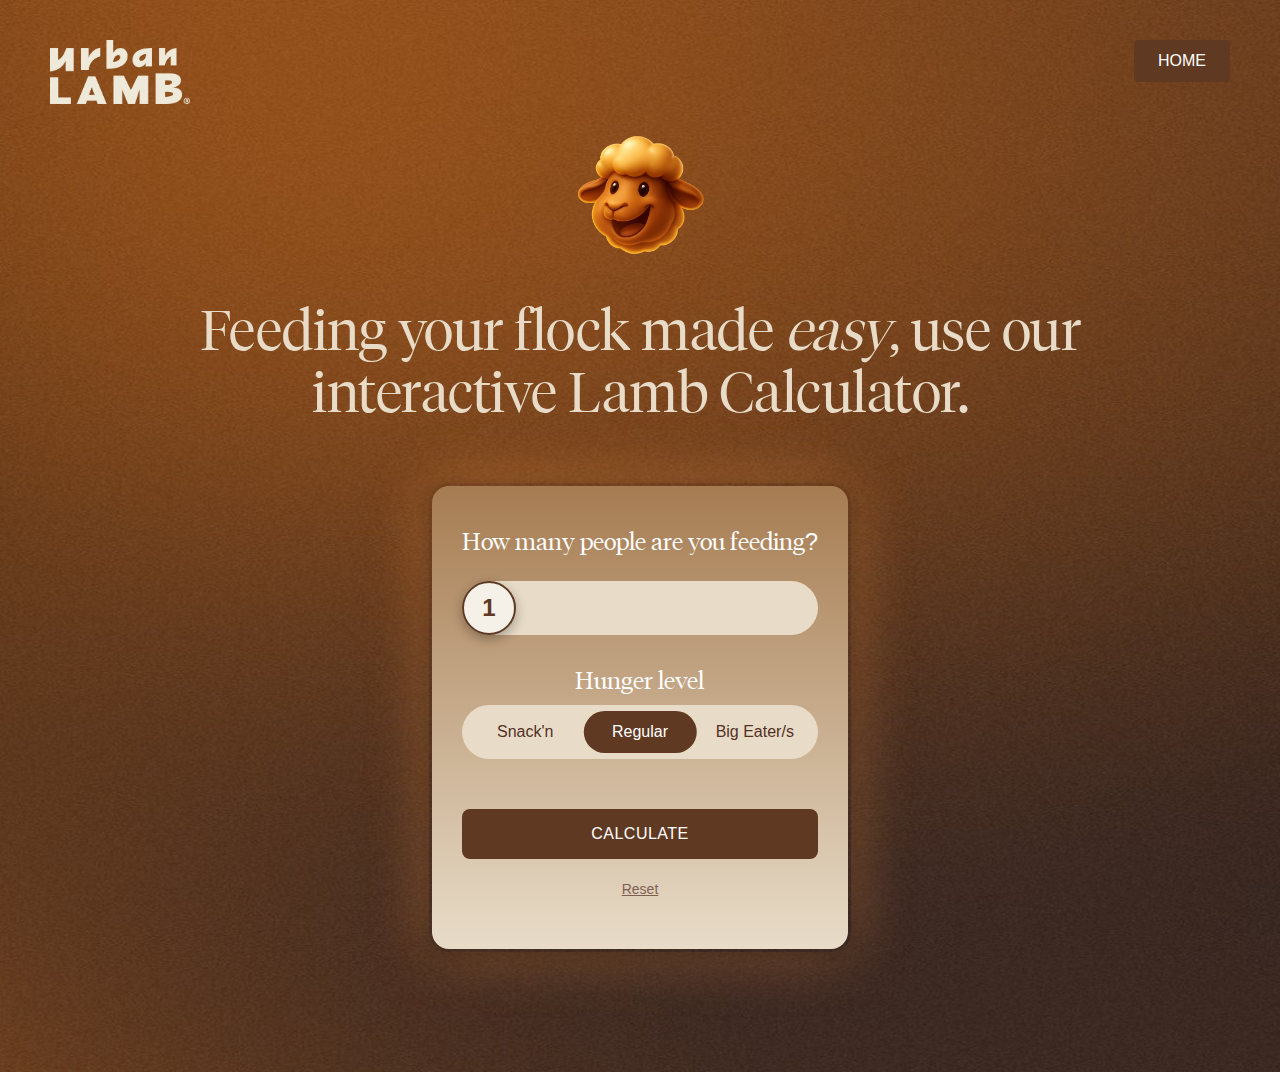
<file: index.html>
<!DOCTYPE html>
<html lang="en">
<head>
  <meta charset="UTF-8">
  <meta name="viewport" content="width=device-width, initial-scale=1.0">
  <title>Urban Lamb Calculator - Perfect Portions for Your Group</title>
  <meta name="description" content="Calculate the perfect lamb meal portions for your group with Urban Lamb's interactive calculator. Get personalized recommendations based on group size and hunger levels.">

  <!-- Open Graph / Facebook -->
  <meta property="og:type" content="website">
  <meta property="og:url" content="https://lamb-calculator.vercel.app/">
  <meta property="og:title" content="Urban Lamb Calculator - Perfect Portions for Your Group">
  <meta property="og:description" content="Calculate the perfect lamb meal portions for your group with Urban Lamb's interactive calculator.">
  <meta property="og:image" content="https://lamb-calculator.vercel.app/og-image.png">

  <!-- Twitter -->
  <meta property="twitter:card" content="summary_large_image">
  <meta property="twitter:url" content="https://lamb-calculator.vercel.app/">
  <meta property="twitter:title" content="Urban Lamb Calculator - Perfect Portions for Your Group">
  <meta property="twitter:description" content="Calculate the perfect lamb meal portions for your group with Urban Lamb's interactive calculator.">
  <meta property="twitter:image" content="https://lamb-calculator.vercel.app/og-image.png">

  <link rel="manifest" href="/manifest.json">
  <link rel="icon" type="image/png" href="mirror/3d_lamb.png">
  <style>
    * {
      margin: 0;
      padding: 0;
      box-sizing: border-box;
    }

    body {
      font-family: 'Poppins', sans-serif;
    }

    @font-face {
      font-family: 'Tiempos Headline';
      src: url('mirror/Typeface/test-tiempos-headline-regular.woff2') format('woff2');
      font-weight: normal;
      font-style: normal;
    }

    @font-face {
      font-family: 'Tiempos Fine Light';
      src: url('mirror/test-tiempos-fine-light.woff2') format('woff2');
      font-weight: normal;
      font-style: normal;
    }

    .header-logo {
      position: absolute;
      top: 40px;
      left: 50px;
      z-index: 10;
    }

    .header-logo img {
      width: 140px;
      height: auto;
      display: block;
    }

    .header-button {
      position: absolute;
      top: 40px;
      right: 50px;
      z-index: 10;
    }

    .header-button a {
      display: inline-block;
      padding: 12px 24px;
      background: #5f3921;
      color: #ffffff;
      text-decoration: none;
      border-radius: 4px;
      font-family: 'Poppins', sans-serif;
      font-size: 16px;
      font-weight: 500;
      transition: all 0.3s ease;
    }

    .header-button a:hover {
      background: #4a2c18;
      transform: translateY(-2px);
    }

    .lamb-calculator-wrapper {
      background: url('LC_background_web.png') center center / cover no-repeat;
      padding: 120px 20px;
      margin: 0;
      position: relative;
      z-index: 1;
      min-height: 100vh;
      display: flex;
      flex-direction: column;
      justify-content: center;
      align-items: center;
    }

    .lamb-calculator-header {
      max-width: 900px;
      margin: 0 auto 60px auto;
      text-align: center;
    }

    .lamb-icon-wrapper {
      width: 150px;
      height: 150px;
      margin: 0 auto 30px auto;
      display: flex;
      align-items: center;
      justify-content: center;
    }

    .lamb-icon-glow {
      display: none;
    }

    .lamb-icon {
      width: 150px;
      height: 150px;
      animation: glow-rotate 3s ease-in-out infinite;
    }

    @keyframes glow-rotate {
      0% {
        filter: drop-shadow(0 0 15px rgba(255, 140, 60, 1))
                drop-shadow(0 0 30px rgba(255, 140, 60, 0.8))
                drop-shadow(0 0 50px rgba(255, 165, 80, 0.6));
      }
      33% {
        filter: drop-shadow(0 0 20px rgba(255, 165, 80, 1))
                drop-shadow(0 0 40px rgba(255, 165, 80, 0.9))
                drop-shadow(0 0 60px rgba(255, 140, 60, 0.7));
      }
      66% {
        filter: drop-shadow(0 0 18px rgba(255, 180, 100, 1))
                drop-shadow(0 0 35px rgba(255, 180, 100, 0.9))
                drop-shadow(0 0 55px rgba(255, 140, 60, 0.6));
      }
      100% {
        filter: drop-shadow(0 0 15px rgba(255, 140, 60, 1))
                drop-shadow(0 0 30px rgba(255, 140, 60, 0.8))
                drop-shadow(0 0 50px rgba(255, 165, 80, 0.6));
      }
    }

    .lamb-calculator-title {
      font-family: 'Tiempos Fine Light', sans-serif;
      font-size: 56px;
      font-weight: normal;
      letter-spacing: -0.5px;
      color: #e8dcc8;
      margin: 0;
      line-height: 1.1;
    }

    .lamb-calculator-container {
      max-width: 500px;
      margin: 0 auto;
      background: linear-gradient(180deg, #a67c52 0%, #e8dcc8 100%);
      border-radius: 20px;
      padding: 40px 30px;
      box-shadow: 0 4px 20px rgba(0,0,0,0.3), 0 0 60px rgba(255, 157, 77, 0.4);
      position: relative;
      border: 3px solid transparent;
      background-clip: padding-box;
      animation: glow-pulse 2s ease-in-out infinite;
    }

    @keyframes glow-pulse {
      0%, 100% {
        box-shadow:
          0 0 8px rgba(117, 63, 26, 0.4),
          0 0 15px rgba(117, 63, 26, 0.2),
          inset 0 0 8px rgba(166, 124, 82, 0.1);
        border-color: #8b5a3c;
      }
      50% {
        box-shadow:
          0 0 12px rgba(166, 124, 82, 0.5),
          0 0 20px rgba(166, 124, 82, 0.3),
          inset 0 0 10px rgba(166, 124, 82, 0.15);
        border-color: #a67c52;
      }
    }

    .calculator-input-group {
      margin-bottom: 25px;
    }

    .calculator-label {
      font-family: 'Tiempos Fine Light', sans-serif;
      font-size: 24px;
      color: #ffffff;
      font-weight: normal;
      display: block;
      margin-bottom: 15px;
      text-align: center;
    }

    .calculator-slider-container {
      position: relative;
      margin-bottom: 30px;
      background: transparent;
      border-radius: 0;
      padding: 0;
      overflow: visible;
      max-width: 500px;
      margin-left: auto;
      margin-right: auto;
    }

    .calculator-slider-fill {
      position: absolute;
      left: 0;
      top: 50%;
      transform: translateY(-50%);
      height: 54px;
      background: #553026;
      border-radius: 50px 0 0 50px;
      pointer-events: none;
      z-index: 0;
      transition: width 0.1s ease;
    }

    .calculator-slider {
      width: 100%;
      max-width: 500px;
      margin: 25px auto;
      height: 54px;
      border-radius: 50px;
      background: #e8dcc8;
      outline: none;
      -webkit-appearance: none;
      position: relative;
      cursor: pointer;
      padding: 0;
      z-index: 1;
      display: block;
    }

    .calculator-slider::-webkit-slider-runnable-track {
      width: 100%;
      height: 54px;
      background: transparent;
      border-radius: 50px;
    }

    .calculator-slider::-moz-range-track {
      width: 100%;
      height: 54px;
      background: transparent;
      border-radius: 50px;
    }

    .calculator-slider::-webkit-slider-thumb {
      -webkit-appearance: none;
      appearance: none;
      width: 54px;
      height: 54px;
      border-radius: 50%;
      background: #f5f0e8;
      cursor: grab;
      border: 2px solid #5f3921;
      box-shadow: 0 4px 12px rgba(0,0,0,0.3);
      margin-top: 0;
    }

    .calculator-slider::-webkit-slider-thumb:active {
      cursor: grabbing;
    }

    .calculator-slider::-moz-range-thumb {
      width: 54px;
      height: 54px;
      border-radius: 50%;
      background: #f5f0e8;
      cursor: grab;
      border: 2px solid #5f3921;
      box-shadow: 0 4px 12px rgba(0,0,0,0.3);
    }

    .calculator-slider::-moz-range-thumb:active {
      cursor: grabbing;
    }

    .calculator-value-display {
      position: absolute;
      top: 50%;
      left: 0;
      transform: translate(-50%, -50%);
      width: 54px;
      height: 54px;
      display: flex;
      align-items: center;
      justify-content: center;
      font-family: 'Poppins', sans-serif;
      font-size: 24px;
      font-weight: 700;
      color: #5f3921;
      pointer-events: none;
      z-index: 10;
      line-height: 1;
      text-align: center;
    }

    .hunger-level-label {
      font-family: 'Tiempos Fine Light', sans-serif;
      font-size: 24px;
      color: #ffffff;
      font-weight: normal;
      display: block;
      margin-bottom: 10px;
      text-align: center;
    }

    .hunger-level-buttons {
      position: relative;
      display: flex;
      background: #e8dcc8;
      border-radius: 50px;
      padding: 6px;
      max-width: 500px;
      margin: 0 auto;
    }

    .hunger-level-buttons::before {
      content: '';
      position: absolute;
      top: 6px;
      left: 6px;
      width: calc(33.333% - 6px);
      height: calc(100% - 12px);
      background: #5f3921;
      border-radius: 50px;
      transition: transform 0.3s ease;
      z-index: 0;
    }

    .hunger-level-buttons[data-active="snack"]::before {
      transform: translateX(0);
    }

    .hunger-level-buttons[data-active="regular"]::before {
      transform: translateX(calc(100% + 3px));
    }

    .hunger-level-buttons[data-active="big"]::before {
      transform: translateX(calc(200% + 6px));
    }

    .hunger-level-btn {
      flex: 1;
      padding: 12px 16px;
      background: transparent;
      border: none;
      border-radius: 50px;
      font-family: 'Poppins', sans-serif;
      font-size: 16px;
      color: #553026;
      cursor: pointer;
      transition: color 0.3s ease;
      font-weight: 400;
      position: relative;
      z-index: 1;
    }

    .hunger-level-btn.active {
      color: #ffffff;
      font-weight: 500;
    }

    .calculator-button {
      width: 100%;
      padding: 16px;
      background: #5f3921;
      color: #ffffff;
      border: none;
      border-radius: 8px;
      font-family: 'Poppins', sans-serif;
      font-size: 16px;
      font-weight: 500;
      cursor: pointer;
      transition: all 0.3s ease;
      margin-top: 25px;
      text-transform: uppercase;
      letter-spacing: 0.5px;
    }

    .calculator-button:hover {
      background: #4a2c18;
      transform: translateY(-2px);
      box-shadow: 0 4px 12px rgba(95, 57, 33, 0.3);
    }

    .calculator-reset {
      width: 100%;
      padding: 12px;
      background: transparent;
      color: #553026;
      border: none;
      font-family: 'Poppins', sans-serif;
      font-size: 14px;
      cursor: pointer;
      margin-top: 10px;
      text-decoration: underline;
      opacity: 0.7;
      transition: opacity 0.3s ease;
    }

    .calculator-reset:hover {
      opacity: 1;
    }

    .results-section-wrapper {
      background: #e8dcc8;
      padding: 60px 20px;
      margin: 0;
      display: none;
    }

    .results-section-container {
      max-width: 1400px;
      margin: 0 auto;
    }

    .results-title {
      font-family: 'Tiempos Fine Light', sans-serif;
      font-size: 42px;
      color: #553026;
      margin: 0 0 40px 0;
      text-align: center;
      font-weight: 300;
    }

    .results-recommendation {
      display: grid;
      grid-template-columns: repeat(4, 1fr);
      gap: 20px;
      margin-bottom: 20px;
    }

    .result-card {
      background: #d5cab8;
      border-radius: 12px;
      overflow: hidden;
      display: flex;
      flex-direction: column;
      box-shadow: 0 2px 8px rgba(0,0,0,0.1);
      transition: transform 0.3s ease;
    }

    .result-card:hover {
      transform: translateY(-4px);
      box-shadow: 0 4px 16px rgba(0,0,0,0.15);
    }

    .result-card-image {
      width: 100%;
      height: 250px;
      object-fit: cover;
      display: block;
    }

    .result-card-content {
      padding: 20px;
      flex-grow: 1;
      display: flex;
      flex-direction: column;
    }

    .result-card-header {
      display: flex;
      justify-content: space-between;
      align-items: baseline;
      margin-bottom: 12px;
      padding-bottom: 12px;
      border-bottom: 1px solid rgba(85, 48, 38, 0.2);
    }

    .result-card-name {
      font-family: 'Poppins', sans-serif;
      font-size: 20px;
      color: #553026;
      margin: 0;
      font-weight: 400;
    }

    .result-card-description {
      font-family: 'Poppins', sans-serif;
      font-size: 13px;
      color: #553026;
      line-height: 1.5;
      margin: 0 0 16px 0;
      flex-grow: 1;
    }

    .result-card-tags {
      display: flex;
      gap: 8px;
      margin-bottom: 12px;
      flex-wrap: wrap;
    }

    .result-card-tag {
      background: #553026;
      color: #e8dcc8;
      font-family: 'Poppins', sans-serif;
      font-size: 11px;
      padding: 4px 12px;
      border-radius: 20px;
      display: inline-flex;
      align-items: center;
      gap: 4px;
    }

    .result-card-tag::before {
      content: '✓';
      display: inline-block;
      width: 14px;
      height: 14px;
      background: #e8dcc8;
      color: #553026;
      border-radius: 50%;
      text-align: center;
      line-height: 14px;
      font-size: 10px;
    }

    .result-card-weight {
      display: flex;
      justify-content: space-between;
      align-items: center;
      margin-bottom: 16px;
      padding: 16px 0;
      border-top: 1px solid rgba(85, 48, 38, 0.2);
      border-bottom: 1px solid rgba(85, 48, 38, 0.2);
      font-family: 'Poppins', sans-serif;
      font-size: 13px;
      color: #553026;
    }

    .result-card-weight-label {
      font-weight: 400;
    }

    .result-card-weight-value {
      font-weight: 500;
    }

    .result-card-button {
      display: block;
      width: 100%;
      padding: 14px 24px;
      background: #553026;
      color: #ffffff;
      border: none;
      border-radius: 4px;
      font-family: 'Poppins', sans-serif;
      font-size: 14px;
      font-weight: 500;
      cursor: pointer;
      transition: all 0.3s ease;
      text-transform: uppercase;
      letter-spacing: 0.5px;
      text-decoration: none;
      text-align: center;
    }

    .result-card-button:hover {
      background: #3d2a23;
      transform: translateY(-1px);
    }

    .no-results {
      text-align: center;
      color: #553026;
      font-family: 'Poppins', sans-serif;
      font-size: 14px;
      padding: 20px;
      opacity: 0.7;
    }

    @media screen and (max-width: 1024px) {
      .results-recommendation {
        grid-template-columns: repeat(2, 1fr);
      }

      .results-title {
        font-size: 36px;
      }
    }

    @media screen and (max-width: 750px) {
      .header-logo {
        top: 25px;
        left: 25px;
      }

      .header-logo img {
        width: 100px;
      }

      .header-button {
        top: 25px;
        right: 25px;
      }

      .header-button a {
        padding: 10px 20px;
        font-size: 14px;
      }

      .lamb-calculator-wrapper {
        padding: 90px 15px 40px 15px;
      }

      .lamb-calculator-container {
        padding: 30px 20px;
      }

      .lamb-icon-wrapper {
        margin-bottom: 15px;
      }

      .lamb-calculator-header {
        margin-bottom: 30px;
      }

      .lamb-calculator-title {
        font-size: 28px;
      }

      .hunger-level-btn {
        font-size: 12px;
        padding: 8px 12px;
        min-width: 80px;
      }

      .results-recommendation {
        display: flex;
        overflow-x: auto;
        scroll-snap-type: x mandatory;
        gap: 15px;
        padding-bottom: 20px;
        -webkit-overflow-scrolling: touch;
        padding-left: 15px;
        padding-right: 15px;
      }

      .result-card {
        flex: 0 0 calc(100% - 30px);
        scroll-snap-align: center;
      }

      .result-card-image {
        height: 350px;
      }

      .results-title {
        font-size: 32px;
        margin-bottom: 30px;
      }

      .results-section-wrapper {
        padding: 40px 15px;
      }

      .result-card-image {
        height: 200px;
      }

      .result-card-content {
        padding: 16px;
      }

      .result-card-name {
        font-size: 18px;
      }

      .result-card-description {
        font-size: 12px;
      }
    }
  </style>
</head>
<body>

<section id="lamb-calculator-section">
  <div class="lamb-calculator-wrapper">
    <a href="https://www.urbanlamb.com.au" class="header-logo">
      <img src="mirror/urban_lamb_logo.png" alt="Urban Lamb Logo">
    </a>
    <div class="header-button">
      <a href="https://www.urbanlamb.com.au">HOME</a>
    </div>
    <div class="lamb-calculator-header">
      <div class="lamb-icon-wrapper">
        <div class="lamb-icon-glow"></div>
        <img src="mirror/3d_lamb.png" alt="Lamb Icon" class="lamb-icon">
      </div>
      <h2 class="lamb-calculator-title">Feeding your flock made <em>easy</em>, use our interactive Lamb Calculator.</h2>
    </div>

    <div class="lamb-calculator-container">
      <div class="calculator-input-group">
        <label class="calculator-label" for="people-slider">How many people are you feeding?</label>
        <div class="calculator-slider-container">
          <div class="calculator-slider-fill" id="slider-fill"></div>
          <input type="range" min="1" max="20" value="1" class="calculator-slider" id="people-slider">
          <div class="calculator-value-display" id="people-display">1</div>
        </div>
      </div>

      <div class="calculator-input-group">
        <label class="hunger-level-label">Hunger level</label>
        <div class="hunger-level-buttons">
          <button class="hunger-level-btn" data-level="snack">Snack'n</button>
          <button class="hunger-level-btn active" data-level="regular">Regular</button>
          <button class="hunger-level-btn" data-level="big">Big Eater/s</button>
        </div>
      </div>

      <button class="calculator-button" id="calculate-btn">Calculate</button>
      <button class="calculator-reset" id="reset-btn">Reset</button>
    </div>
  </div>
</section>

<section id="results-section-wrapper" class="results-section-wrapper">
  <div class="results-section-container">
    <h3 class="results-title">What we recommend.</h3>
    <div class="results-recommendation" id="results-grid"></div>
  </div>
</section>

<script>
(function() {
  // Real product database
  const products = {
    'Lambwich': {
      image: 'mirror/cdn/shop/files/square_lambwich.jpg',
      url: 'https://order.urbanlamb.com.au/pickup/urban-lamb/menus/urban-lamb-order-online?itemId=843255936486211586',
      servings: 1,
      description: 'Slow Cooked Lamb, Homestyle Tzatziki, Pickled Onion, Rocket Lettuce all on a Lightly Toasted Ciabatta Bun.',
      glutenFree: false,
      dairyFree: false,
      lambWeight: '150g'
    },
    'Double Lambwich': {
      image: 'mirror/cdn/shop/files/square_double_lambwich.jpg',
      url: 'https://order.urbanlamb.com.au/pickup/urban-lamb/menus/urban-lamb-order-online?itemId=843255936490405890',
      servings: 1,
      description: 'Double Slow Cooked Lamb, Homestyle Tzatziki, Pickled Onion, Rocket Lettuce all on a Lightly Toasted Ciabatta Bun.',
      glutenFree: false,
      dairyFree: false,
      lambWeight: '250g'
    },
    'Urban Yiros': {
      image: 'mirror/cdn/shop/files/square_yiors.jpg',
      url: 'https://order.urbanlamb.com.au/pickup/urban-lamb/menus/urban-lamb-order-online?itemId=843255936490405888',
      servings: 1,
      description: 'Slow Cooked Lamb, Homestyle Tzatziki, Red Onion, Tomato, Oven Baked Chips all on a Lightly Toasted Pita Bread.',
      glutenFree: false,
      dairyFree: false,
      lambWeight: '110g'
    },
    'Lamb Box': {
      image: 'mirror/cdn/shop/files/square_lambbox.jpg',
      url: 'https://order.urbanlamb.com.au/pickup/urban-lamb/menus/urban-lamb-order-online?itemId=843255936486211584',
      servings: 1,
      description: '1 x Slow Cooked Lamb Shoulder (single serve)<br>+ Twice Cooked Potatoes<br>1 x Serve Urban Salad<br>2 x Grilled Pita Pieces<br>1 x Serve Homestyle Tzatziki',
      glutenFree: false,
      dairyFree: false,
      lambWeight: '150g'
    },
    'Lamb Shred Box – Reg': {
      image: 'mirror/cdn/shop/files/square_shred_box_reg.jpg',
      url: 'https://order.urbanlamb.com.au/pickup/urban-lamb/menus/urban-lamb-order-online?itemId=843255936482017282',
      servings: 1,
      description: '1 x Slow Cooked Lamb Shoulder (shredded)',
      glutenFree: true,
      dairyFree: true,
      lambWeight: '300g'
    },
    'Lamb Shred Box – Med': {
      image: 'mirror/cdn/shop/files/square_shred_box_reg.jpg',
      url: 'https://order.urbanlamb.com.au',
      servings: 2,
      description: '1 x Slow Cooked Lamb Shoulder (shredded)',
      glutenFree: true,
      dairyFree: true,
      lambWeight: '500g'
    },
    'Lamb Shred Box – Lrg': {
      image: 'mirror/cdn/shop/files/Large_Shred.jpg',
      url: 'https://order.urbanlamb.com.au',
      servings: 3,
      description: '1 x Slow Cooked Lamb Shoulder (shredded)',
      glutenFree: true,
      dairyFree: true,
      lambWeight: '700g'
    },
    'Lamb Shred Box – XL (1kg)': {
      image: 'mirror/cdn/shop/files/1kg_shred.jpg',
      url: 'https://order.urbanlamb.com.au',
      servings: 4,
      description: '1 x Slow Cooked Lamb Shoulder (shredded)',
      glutenFree: true,
      dairyFree: true,
      lambWeight: '1kg'
    },
    'Half Lamb': {
      image: 'mirror/cdn/shop/files/square_half_lamb.jpg',
      url: 'https://order.urbanlamb.com.au/pickup/urban-lamb/menus/urban-lamb-order-online?itemId=843255936469434370',
      servings: 2,
      description: '1 x Slow Cooked Lamb Shoulder<br>+ Twice Cooked Potatoes<br>*Lamb shredded only.',
      glutenFree: true,
      dairyFree: true,
      lambWeight: '400g'
    },
    'Half Lamb Bundle': {
      image: 'mirror/cdn/shop/files/square_half_lamb_bundle.jpg',
      url: 'https://order.urbanlamb.com.au/pickup/urban-lamb/menus/urban-lamb-order-online?itemId=843255936461045762',
      servings: 2,
      description: '1 x Slow Cooked Lamb Shoulder<br>+ Twice Cooked Potatoes<br>1 x Regular Urban Salad<br>1 x Grilled Pita<br>1 x Homestyle Tzatziki<br>*Lamb shredded only.',
      glutenFree: false,
      dairyFree: false,
      lambWeight: '400g'
    },
    'Full Lamb': {
      image: 'mirror/cdn/shop/files/square_full_lamb.jpg',
      url: 'https://order.urbanlamb.com.au/pickup/urban-lamb/menus/urban-lamb-order-online?itemId=843255936469434368',
      servings: 3,
      description: '1 x Slow Cooked Lamb Shoulder<br>+ Twice Cooked Potatoes<br>*Lamb available as whole or shredded.',
      glutenFree: true,
      dairyFree: true,
      lambWeight: '650g'
    },
    'Full Lamb Bundle': {
      image: 'mirror/cdn/shop/files/square_ful_lamb_bundle.jpg',
      url: 'https://order.urbanlamb.com.au/pickup/urban-lamb/menus/urban-lamb-order-online?itemId=843255936461045760',
      servings: 4,
      description: '1 x Slow Cooked Lamb Shoulder<br>+ Twice Cooked Potatoes<br>1 x Large Urban Salad<br>2 x Grilled Pita<br>2 x Homestyle Tzatziki<br>*Lamb available as whole or shredded.',
      glutenFree: false,
      dairyFree: false,
      lambWeight: '650g'
    },
    'Ultimate Feast': {
      image: 'mirror/cdn/shop/files/Square_Ultimate_Feast.jpg',
      url: 'https://order.urbanlamb.com.au/pickup/urban-lamb/menus/urban-lamb-order-online?itemId=843255936452657152',
      servings: 6,
      description: '1 x Slow Cooked Lamb Shoulder<br>+ Twice Cooked Potatoes<br>1 x Extra Large Urban Salad<br>4 x Grilled Pita<br>4 x Homestyle Tzatziki<br>*Lamb available as whole or shredded.',
      glutenFree: false,
      dairyFree: false,
      lambWeight: '700g'
    }
  };

  // Recommendations mapping
  const recommendations = {
    1: { snack: ['Urban Yiros'], regular: ['Lambwich', 'Urban Yiros', 'Lamb Box', 'Lamb Shred Box – Reg'], big: ['Double Lambwich'] },
    2: { snack: ['Double Lambwich', 'Lamb Shred Box – Reg'], regular: ['Lambwich', 'Lambwich', 'Urban Yiros', 'Urban Yiros', 'Lamb Box', 'Lamb Box', 'Lamb Shred Box – Med'], big: ['Half Lamb Bundle', 'Double Lambwich', 'Double Lambwich'] },
    3: { snack: ['Lamb Shred Box – Med'], regular: ['Half Lamb', 'Half Lamb Bundle'], big: ['Full Lamb', 'Full Lamb Bundle'] },
    4: { snack: ['Half Lamb'], regular: ['Full Lamb Bundle', 'Lamb Shred Box – Lrg'], big: ['Ultimate Feast'] },
    5: { snack: ['Half Lamb Bundle'], regular: ['Full Lamb Bundle', 'Lamb Shred Box – Lrg'], big: ['Ultimate Feast'] },
    6: { snack: ['Full Lamb', 'Full Lamb Bundle'], regular: ['Ultimate Feast', 'Lamb Shred Box – XL (1kg)'], big: ['Ultimate Feast', 'Lamb Shred Box – Reg'] },
    7: { snack: ['Full Lamb', 'Full Lamb Bundle'], regular: ['Ultimate Feast', 'Lamb Shred Box – Med'], big: ['Ultimate Feast', 'Lamb Shred Box – Med'] },
    8: { snack: ['Lamb Shred Box – XL (1kg)'], regular: ['Ultimate Feast', 'Lamb Shred Box – Med'], big: ['Ultimate Feast', 'Half Lamb Bundle'] },
    9: { snack: ['Ultimate Feast'], regular: ['Ultimate Feast', 'Half Lamb Bundle'], big: ['Ultimate Feast', 'Full Lamb Bundle'] },
    10: { snack: ['Ultimate Feast'], regular: ['Ultimate Feast', 'Full Lamb Bundle'], big: ['Ultimate Feast', 'Ultimate Feast'] },
    11: { snack: ['Ultimate Feast'], regular: ['Ultimate Feast', 'Full Lamb Bundle'], big: ['Ultimate Feast', 'Ultimate Feast', 'Lamb Shred Box – Med'] },
    12: { snack: ['Ultimate Feast', 'Half Lamb Bundle'], regular: ['Ultimate Feast', 'Ultimate Feast'], big: ['Ultimate Feast', 'Ultimate Feast', 'Half Lamb Bundle'] },
    13: { snack: ['Ultimate Feast', 'Half Lamb Bundle'], regular: ['Ultimate Feast', 'Ultimate Feast', 'Lamb Shred Box – Reg'], big: ['Ultimate Feast', 'Ultimate Feast', 'Half Lamb Bundle'] },
    14: { snack: ['Ultimate Feast', 'Half Lamb Bundle'], regular: ['Ultimate Feast', 'Ultimate Feast', 'Half Lamb'], big: ['Ultimate Feast', 'Ultimate Feast', 'Full Lamb Bundle'] },
    15: { snack: ['Ultimate Feast', 'Full Lamb Bundle'], regular: ['Ultimate Feast', 'Ultimate Feast', 'Half Lamb Bundle'], big: ['Ultimate Feast', 'Ultimate Feast', 'Full Lamb Bundle'] },
    16: { snack: ['Ultimate Feast', 'Full Lamb Bundle'], regular: ['Ultimate Feast', 'Ultimate Feast', 'Full Lamb Bundle'], big: ['Ultimate Feast', 'Ultimate Feast', 'Ultimate Feast'] },
    17: { snack: ['Ultimate Feast', 'Ultimate Feast'], regular: ['Ultimate Feast', 'Ultimate Feast', 'Full Lamb Bundle'], big: ['Ultimate Feast', 'Ultimate Feast', 'Ultimate Feast', 'Half Lamb Bundle'] },
    18: { snack: ['Ultimate Feast', 'Ultimate Feast'], regular: ['Ultimate Feast', 'Ultimate Feast', 'Ultimate Feast'], big: ['Ultimate Feast', 'Ultimate Feast', 'Ultimate Feast', 'Half Lamb Bundle'] },
    19: { snack: ['Ultimate Feast', 'Ultimate Feast', 'Half Lamb Bundle'], regular: ['Ultimate Feast', 'Ultimate Feast', 'Ultimate Feast', 'Lamb Shred Box – Reg'], big: ['Ultimate Feast', 'Ultimate Feast', 'Ultimate Feast', 'Full Lamb Bundle'] },
    20: { snack: ['Ultimate Feast', 'Ultimate Feast', 'Half Lamb Bundle'], regular: ['Ultimate Feast', 'Ultimate Feast', 'Ultimate Feast', 'Lamb Shred Box – Med'], big: ['Ultimate Feast', 'Ultimate Feast', 'Ultimate Feast', 'Full Lamb Bundle'] }
  };

  const slider = document.getElementById('people-slider');
  const display = document.getElementById('people-display');
  const sliderFill = document.getElementById('slider-fill');
  const hungerBtns = document.querySelectorAll('.hunger-level-btn');
  const calculateBtn = document.getElementById('calculate-btn');
  const resetBtn = document.getElementById('reset-btn');
  const resultsSection = document.getElementById('results-section-wrapper');
  const resultsGrid = document.getElementById('results-grid');

  let selectedHungerLevel = 'regular';
  let selectedPeople = 1;

  function updateSliderDisplay() {
    display.textContent = slider.value;
    selectedPeople = parseInt(slider.value);

    const percent = ((slider.value - slider.min) / (slider.max - slider.min)) * 100;
    const sliderWidth = slider.offsetWidth;
    const thumbWidth = 54;
    const availableWidth = sliderWidth - thumbWidth;
    const thumbCenter = (thumbWidth / 2) + ((percent / 100) * availableWidth);

    display.style.left = `${thumbCenter}px`;
    slider.style.background = `linear-gradient(to right, #553026 0%, #553026 ${percent}%, #e8dcc8 ${percent}%, #e8dcc8 100%)`;
  }

  slider.addEventListener('input', updateSliderDisplay);
  setTimeout(updateSliderDisplay, 100);

  const hungerButtonsContainer = document.querySelector('.hunger-level-buttons');
  hungerButtonsContainer.setAttribute('data-active', 'regular');

  hungerBtns.forEach(btn => {
    btn.addEventListener('click', function() {
      hungerBtns.forEach(b => b.classList.remove('active'));
      this.classList.add('active');
      selectedHungerLevel = this.dataset.level;
      hungerButtonsContainer.setAttribute('data-active', selectedHungerLevel);
    });
  });

  calculateBtn.addEventListener('click', function() {
    const hungerKey = selectedHungerLevel === 'snack' ? 'snack' : selectedHungerLevel === 'regular' ? 'regular' : 'big';
    const recommendedProducts = recommendations[selectedPeople]?.[hungerKey] || [];

    const productCounts = {};
    recommendedProducts.forEach(productName => {
      productCounts[productName] = (productCounts[productName] || 0) + 1;
    });

    // Update results title with hunger level and products
    const hungerLevelText = selectedHungerLevel === 'snack' ? 'snacky eater' : selectedHungerLevel === 'regular' ? 'regular eater' : 'Big Eater';
    const hungerLevelPlural = selectedPeople > 1 ? hungerLevelText + 's' : hungerLevelText;

    const resultsTitle = document.querySelector('.results-title');

    // Different heading: "the following" for under 6 people OR 6-7 snacky eaters OR 6 regular eaters
    if (selectedPeople < 6 || ((selectedPeople === 6 || selectedPeople === 7) && selectedHungerLevel === 'snack') || (selectedPeople === 6 && selectedHungerLevel === 'regular')) {
      resultsTitle.textContent = `We recommend the following for ${selectedPeople} ${hungerLevelPlural}.`;
    } else {
      // Build product list for title (6+ people, except 6 snacky eaters)
      const productList = Object.entries(productCounts).map(([name, count]) => {
        return count > 1 ? `<strong>${count}</strong> x ${name}` : name;
      }).join(' and ');
      resultsTitle.innerHTML = `We recommend ${productList} for ${selectedPeople} ${hungerLevelPlural}.`;
    }

    if (Object.keys(productCounts).length > 0) {
      resultsGrid.innerHTML = Object.entries(productCounts).map(([productName, quantity]) => {
        const product = products[productName];
        if (!product) return '';

        const tags = [];
        if (product.glutenFree) tags.push('Gluten free');
        if (product.dairyFree) tags.push('Dairy free');

        const tagsHTML = tags.length > 0
          ? `<div class="result-card-tags">${tags.map(tag => `<span class="result-card-tag">${tag}</span>`).join('')}</div>`
          : '';

        return `
          <div class="result-card">
            <img src="${product.image}" alt="${productName}" class="result-card-image" loading="lazy" />
            <div class="result-card-content">
              <div class="result-card-header">
                <h4 class="result-card-name">${quantity > 1 ? quantity + 'x ' : ''}${productName}</h4>
              </div>
              <p class="result-card-description">${product.description}</p>
              ${tagsHTML}
              <div class="result-card-weight">
                <span class="result-card-weight-label">Lamb weight</span>
                <span class="result-card-weight-value">${product.lambWeight}</span>
              </div>
              <a href="${product.url}" class="result-card-button" target="_blank">Order Now</a>
            </div>
          </div>
        `;
      }).filter(card => card !== '').join('');
    } else {
      resultsGrid.innerHTML = '<div class="no-results">No dishes found. Try adjusting your selections.</div>';
    }

    resultsSection.style.display = 'block';
    setTimeout(() => {
      resultsSection.scrollIntoView({ behavior: 'smooth', block: 'start' });
    }, 100);
  });

  resetBtn.addEventListener('click', function() {
    slider.value = 1;
    selectedPeople = 1;
    hungerBtns.forEach(b => b.classList.remove('active'));
    hungerBtns[1].classList.add('active');
    selectedHungerLevel = 'regular';
    resultsSection.style.display = 'none';
    resultsGrid.innerHTML = '';
    updateSliderDisplay();
  });
})();
</script>

</body>
</html>
</file>
